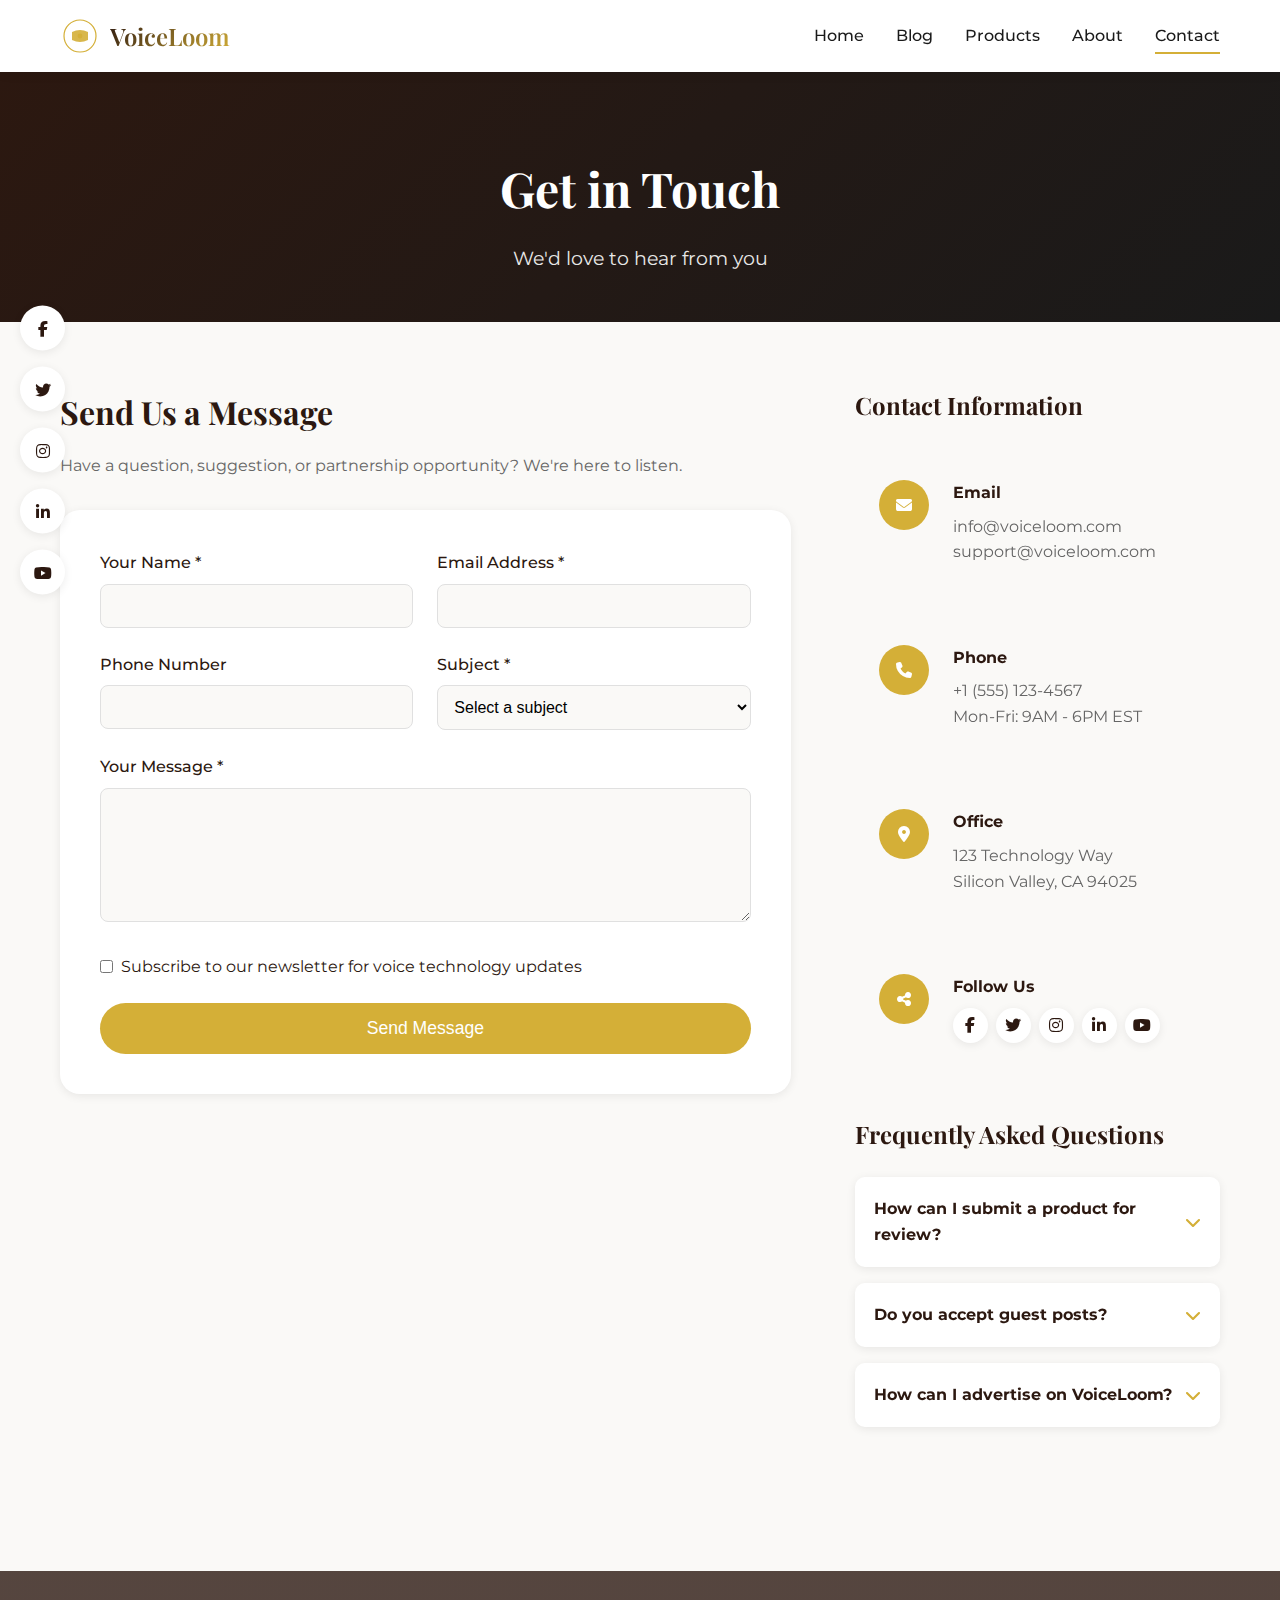
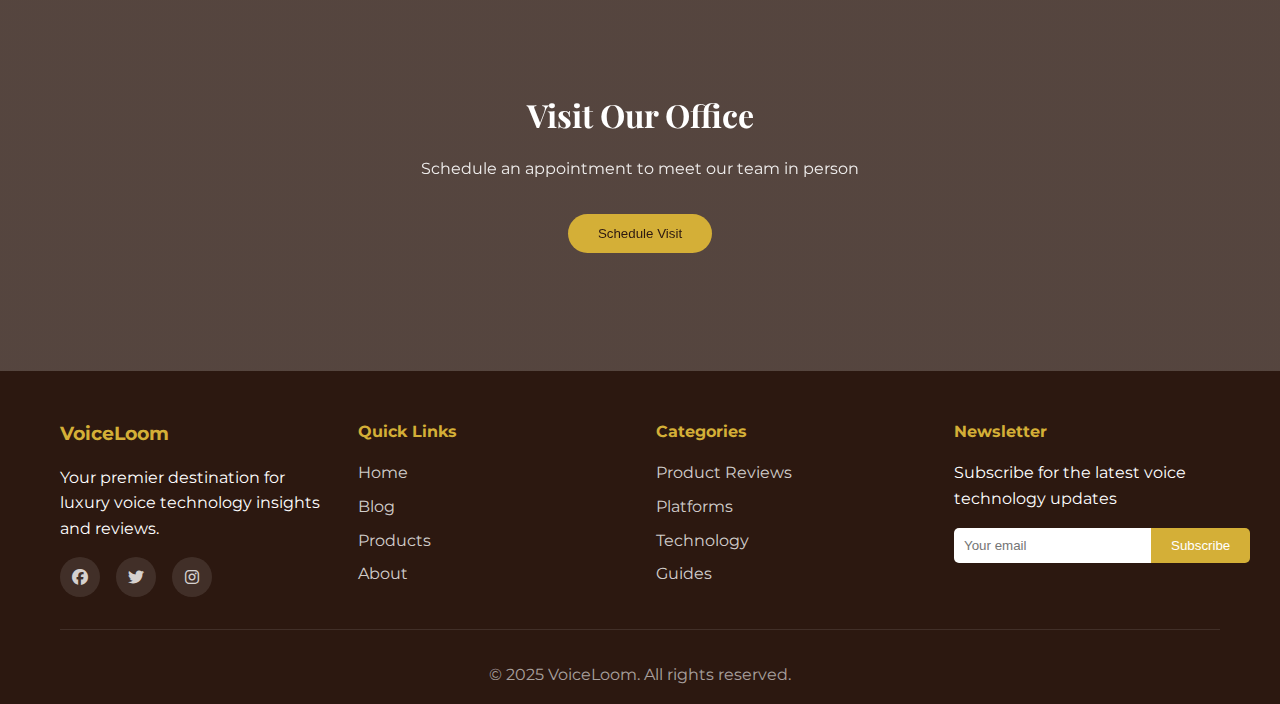
<file: contact.html>
<!DOCTYPE html>
<html lang="en">
<head>
    <meta charset="UTF-8">
    <meta name="viewport" content="width=device-width, initial-scale=1.0">
    <title>Contact - VoiceLoom</title>
    <link rel="stylesheet" href="css/styles.css">
    <link rel="stylesheet" href="css/contact.css">
    <link rel="stylesheet" href="https://cdnjs.cloudflare.com/ajax/libs/font-awesome/6.4.0/css/all.min.css">
    <link href="https://fonts.googleapis.com/css2?family=Playfair+Display:wght@400;700&family=Montserrat:wght@300;400;500;600&display=swap" rel="stylesheet">
</head>
<body>
    <!-- Header -->
    <header class="header">
        <nav class="navbar">
            <div class="container">
                <div class="nav-content">
                    <a href="index.html" class="logo">
                        <svg class="logo-icon" viewBox="0 0 50 50">
                            <circle cx="25" cy="25" r="20" fill="none" stroke="currentColor" stroke-width="1.5"/>
                            <path d="M15 20 Q25 15, 35 20 L35 30 Q25 35, 15 30 Z" fill="currentColor" opacity="0.9"/>
                            <circle cx="25" cy="25" r="3" fill="currentColor"/>
                        </svg>
                        <span class="logo-text">VoiceLoom</span>
                    </a>
                    <div class="nav-menu" id="navMenu">
                        <a href="index.html" class="nav-link">Home</a>
                        <a href="index.html#blog" class="nav-link">Blog</a>
                        <a href="products.html" class="nav-link">Products</a>
                        <a href="about.html" class="nav-link">About</a>
                        <a href="contact.html" class="nav-link active">Contact</a>
                    </div>
                    <div class="nav-toggle" id="navToggle">
                        <span></span>
                        <span></span>
                        <span></span>
                    </div>
                </div>
            </div>
        </nav>
    </header>

    <!-- Contact Hero -->
    <section class="contact-hero">
        <div class="container">
            <h1 class="contact-title">Get in Touch</h1>
            <p class="contact-subtitle">We'd love to hear from you</p>
        </div>
    </section>

    <!-- Contact Content -->
    <section class="contact-content">
        <div class="container">
            <div class="contact-wrapper">
                <!-- Contact Form -->
                <div class="contact-form-section">
                    <h2>Send Us a Message</h2>
                    <p>Have a question, suggestion, or partnership opportunity? We're here to listen.</p>

                    <form class="contact-form" id="contactForm">
                        <div class="form-row">
                            <div class="form-group">
                                <label for="name">Your Name *</label>
                                <input type="text" id="name" name="name" required>
                            </div>
                            <div class="form-group">
                                <label for="email">Email Address *</label>
                                <input type="email" id="email" name="email" required>
                            </div>
                        </div>

                        <div class="form-row">
                            <div class="form-group">
                                <label for="phone">Phone Number</label>
                                <input type="tel" id="phone" name="phone">
                            </div>
                            <div class="form-group">
                                <label for="subject">Subject *</label>
                                <select id="subject" name="subject" required>
                                    <option value="">Select a subject</option>
                                    <option value="general">General Inquiry</option>
                                    <option value="partnership">Partnership</option>
                                    <option value="advertising">Advertising</option>
                                    <option value="feedback">Feedback</option>
                                    <option value="technical">Technical Support</option>
                                </select>
                            </div>
                        </div>

                        <div class="form-group">
                            <label for="message">Your Message *</label>
                            <textarea id="message" name="message" rows="6" required></textarea>
                        </div>

                        <div class="form-group checkbox-group">
                            <input type="checkbox" id="newsletter" name="newsletter">
                            <label for="newsletter">Subscribe to our newsletter for voice technology updates</label>
                        </div>

                        <button type="submit" class="btn-submit">Send Message</button>
                    </form>
                </div>

                <!-- Contact Info -->
                <div class="contact-info-section">
                    <h3>Contact Information</h3>

                    <div class="info-item">
                        <div class="info-icon">
                            <i class="fas fa-envelope"></i>
                        </div>
                        <div class="info-content">
                            <h4>Email</h4>
                            <p>info@voiceloom.com</p>
                            <p>support@voiceloom.com</p>
                        </div>
                    </div>

                    <div class="info-item">
                        <div class="info-icon">
                            <i class="fas fa-phone"></i>
                        </div>
                        <div class="info-content">
                            <h4>Phone</h4>
                            <p>+1 (555) 123-4567</p>
                            <p>Mon-Fri: 9AM - 6PM EST</p>
                        </div>
                    </div>

                    <div class="info-item">
                        <div class="info-icon">
                            <i class="fas fa-map-marker-alt"></i>
                        </div>
                        <div class="info-content">
                            <h4>Office</h4>
                            <p>123 Technology Way</p>
                            <p>Silicon Valley, CA 94025</p>
                        </div>
                    </div>

                    <div class="info-item">
                        <div class="info-icon">
                            <i class="fas fa-share-alt"></i>
                        </div>
                        <div class="info-content">
                            <h4>Follow Us</h4>
                            <div class="social-links">
                                <a href="https://facebook.com" target="_blank" title="Facebook">
                                    <i class="fab fa-facebook-f"></i>
                                </a>
                                <a href="https://twitter.com" target="_blank" title="Twitter">
                                    <i class="fab fa-twitter"></i>
                                </a>
                                <a href="https://instagram.com" target="_blank" title="Instagram">
                                    <i class="fab fa-instagram"></i>
                                </a>
                                <a href="https://linkedin.com" target="_blank" title="LinkedIn">
                                    <i class="fab fa-linkedin-in"></i>
                                </a>
                                <a href="https://youtube.com" target="_blank" title="YouTube">
                                    <i class="fab fa-youtube"></i>
                                </a>
                            </div>
                        </div>
                    </div>

                    <!-- FAQ Section -->
                    <div class="faq-section">
                        <h3>Frequently Asked Questions</h3>

                        <div class="faq-item">
                            <div class="faq-question">
                                <h4>How can I submit a product for review?</h4>
                                <i class="fas fa-chevron-down"></i>
                            </div>
                            <div class="faq-answer">
                                <p>Please send product review inquiries to reviews@voiceloom.com with product details and specifications.</p>
                            </div>
                        </div>

                        <div class="faq-item">
                            <div class="faq-question">
                                <h4>Do you accept guest posts?</h4>
                                <i class="fas fa-chevron-down"></i>
                            </div>
                            <div class="faq-answer">
                                <p>Yes, we welcome high-quality guest posts on voice technology topics. Send your proposals to editor@voiceloom.com.</p>
                            </div>
                        </div>

                        <div class="faq-item">
                            <div class="faq-question">
                                <h4>How can I advertise on VoiceLoom?</h4>
                                <i class="fas fa-chevron-down"></i>
                            </div>
                            <div class="faq-answer">
                                <p>For advertising opportunities, please contact our partnerships team at advertise@voiceloom.com.</p>
                            </div>
                        </div>
                    </div>
                </div>
            </div>
        </div>
    </section>

    <!-- Map Section -->
    <section class="map-section">
        <div class="map-container">
            <div class="map-overlay">
                <h3>Visit Our Office</h3>
                <p>Schedule an appointment to meet our team in person</p>
                <button class="btn-schedule">Schedule Visit</button>
            </div>
        </div>
    </section>

    <!-- Social Media Widget -->
    <div class="social-widget">
        <a href="https://facebook.com" target="_blank" class="social-link" title="Facebook">
            <i class="fab fa-facebook-f"></i>
        </a>
        <a href="https://twitter.com" target="_blank" class="social-link" title="Twitter">
            <i class="fab fa-twitter"></i>
        </a>
        <a href="https://instagram.com" target="_blank" class="social-link" title="Instagram">
            <i class="fab fa-instagram"></i>
        </a>
        <a href="https://linkedin.com" target="_blank" class="social-link" title="LinkedIn">
            <i class="fab fa-linkedin-in"></i>
        </a>
        <a href="https://youtube.com" target="_blank" class="social-link" title="YouTube">
            <i class="fab fa-youtube"></i>
        </a>
    </div>

    <!-- Back to Top -->
    <button class="back-to-top" id="backToTop" title="Back to Top">
        <i class="fas fa-chevron-up"></i>
    </button>

    <!-- Footer -->
    <footer class="footer">
        <div class="container">
            <div class="footer-content">
                <div class="footer-section">
                    <h3 class="footer-title">VoiceLoom</h3>
                    <p>Your premier destination for luxury voice technology insights and reviews.</p>
                    <div class="footer-social">
                        <a href="https://facebook.com" target="_blank"><i class="fab fa-facebook"></i></a>
                        <a href="https://twitter.com" target="_blank"><i class="fab fa-twitter"></i></a>
                        <a href="https://instagram.com" target="_blank"><i class="fab fa-instagram"></i></a>
                    </div>
                </div>
                <div class="footer-section">
                    <h4>Quick Links</h4>
                    <ul>
                        <li><a href="index.html">Home</a></li>
                        <li><a href="index.html#blog">Blog</a></li>
                        <li><a href="products.html">Products</a></li>
                        <li><a href="about.html">About</a></li>
                    </ul>
                </div>
                <div class="footer-section">
                    <h4>Categories</h4>
                    <ul>
                        <li><a href="index.html#blog">Product Reviews</a></li>
                        <li><a href="index.html#blog">Platforms</a></li>
                        <li><a href="index.html#blog">Technology</a></li>
                        <li><a href="index.html#blog">Guides</a></li>
                    </ul>
                </div>
                <div class="footer-section">
                    <h4>Newsletter</h4>
                    <p>Subscribe for the latest voice technology updates</p>
                    <form class="newsletter-form">
                        <input type="email" placeholder="Your email">
                        <button type="submit">Subscribe</button>
                    </form>
                </div>
            </div>
            <div class="footer-bottom">
                <p>&copy; 2025 VoiceLoom. All rights reserved.</p>
            </div>
        </div>
    </footer>

    <script src="js/contact.js"></script>
</body>
</html>
</file>
<file: css/styles.css>
/* Global Styles */
* {
    margin: 0;
    padding: 0;
    box-sizing: border-box;
}

:root {
    --primary-color: #2c1810;
    --accent-color: #d4af37;
    --text-dark: #1a1a1a;
    --text-light: #666;
    --bg-light: #faf9f7;
    --bg-white: #ffffff;
    --border-color: #e0e0e0;
    --shadow-sm: 0 2px 10px rgba(0, 0, 0, 0.08);
    --shadow-md: 0 5px 20px rgba(0, 0, 0, 0.12);
    --shadow-lg: 0 10px 40px rgba(0, 0, 0, 0.15);
    --transition: all 0.3s cubic-bezier(0.4, 0, 0.2, 1);
}

body {
    font-family: 'Montserrat', sans-serif;
    line-height: 1.6;
    color: var(--text-dark);
    background-color: var(--bg-light);
    overflow-x: hidden;
}

.container {
    max-width: 1200px;
    margin: 0 auto;
    padding: 0 20px;
}

/* Header Styles */
.header {
    background: var(--bg-white);
    box-shadow: var(--shadow-sm);
    position: fixed;
    top: 0;
    width: 100%;
    z-index: 1000;
    transition: var(--transition);
}

.navbar {
    padding: 1rem 0;
}

.nav-content {
    display: flex;
    justify-content: space-between;
    align-items: center;
}

.logo {
    display: flex;
    align-items: center;
    text-decoration: none;
    color: var(--primary-color);
    font-size: 1.5rem;
    font-weight: 600;
    font-family: 'Playfair Display', serif;
    transition: var(--transition);
}

.logo:hover {
    color: var(--accent-color);
}

.logo-icon {
    width: 40px;
    height: 40px;
    margin-right: 10px;
    color: var(--accent-color);
    animation: float 3s ease-in-out infinite;
}

@keyframes float {
    0%, 100% { transform: translateY(0); }
    50% { transform: translateY(-5px); }
}

.logo-text {
    background: linear-gradient(135deg, var(--primary-color), var(--accent-color));
    -webkit-background-clip: text;
    -webkit-text-fill-color: transparent;
    background-clip: text;
}

.nav-menu {
    display: flex;
    gap: 2rem;
}

.nav-link {
    color: var(--text-dark);
    text-decoration: none;
    font-weight: 500;
    position: relative;
    transition: var(--transition);
    padding: 5px 0;
}

.nav-link::after {
    content: '';
    position: absolute;
    bottom: 0;
    left: 0;
    width: 0;
    height: 2px;
    background: var(--accent-color);
    transition: var(--transition);
}

.nav-link:hover::after,
.nav-link.active::after {
    width: 100%;
}

.nav-toggle {
    display: none;
    flex-direction: column;
    cursor: pointer;
}

.nav-toggle span {
    width: 25px;
    height: 3px;
    background: var(--primary-color);
    margin: 3px 0;
    transition: var(--transition);
}

/* Hero Banner */
.hero-banner {
    margin-top: 70px;
    position: relative;
    height: 70vh;
    overflow: hidden;
    background: linear-gradient(135deg, var(--primary-color), var(--text-dark));
}

.banner-slider {
    height: 100%;
    position: relative;
}

.banner-slide {
    position: absolute;
    width: 100%;
    height: 100%;
    display: flex;
    align-items: center;
    opacity: 0;
    transition: opacity 1s ease;
}

.banner-slide.active {
    opacity: 1;
}

.banner-content {
    flex: 1;
    padding: 0 5%;
    color: white;
    z-index: 2;
}

.banner-title {
    font-family: 'Playfair Display', serif;
    font-size: 3.5rem;
    margin-bottom: 1rem;
    animation: slideInLeft 1s ease;
}

.banner-subtitle {
    font-size: 1.2rem;
    margin-bottom: 2rem;
    opacity: 0.9;
    animation: slideInLeft 1s ease 0.2s both;
}

.btn-primary {
    display: inline-block;
    padding: 12px 30px;
    background: var(--accent-color);
    color: var(--primary-color);
    text-decoration: none;
    border-radius: 30px;
    font-weight: 500;
    transition: var(--transition);
    animation: slideInLeft 1s ease 0.4s both;
}

.btn-primary:hover {
    background: #b8941f;
    transform: translateY(-2px);
    box-shadow: var(--shadow-md);
}

.banner-image {
    flex: 1;
    height: 100%;
    position: relative;
    overflow: hidden;
}

.banner-image img {
    width: 100%;
    height: 100%;
    object-fit: cover;
    filter: brightness(0.7);
}

.banner-controls {
    position: absolute;
    top: 50%;
    transform: translateY(-50%);
    width: 100%;
    display: flex;
    justify-content: space-between;
    padding: 0 2rem;
    z-index: 3;
}

.banner-prev, .banner-next {
    background: rgba(255, 255, 255, 0.2);
    border: none;
    color: white;
    font-size: 2rem;
    width: 50px;
    height: 50px;
    border-radius: 50%;
    cursor: pointer;
    transition: var(--transition);
    backdrop-filter: blur(5px);
}

.banner-prev:hover, .banner-next:hover {
    background: rgba(255, 255, 255, 0.3);
    transform: scale(1.1);
}

.banner-dots {
    position: absolute;
    bottom: 2rem;
    left: 50%;
    transform: translateX(-50%);
    display: flex;
    gap: 1rem;
    z-index: 3;
}

.dot {
    width: 12px;
    height: 12px;
    border-radius: 50%;
    background: rgba(255, 255, 255, 0.5);
    cursor: pointer;
    transition: var(--transition);
}

.dot.active {
    background: var(--accent-color);
    transform: scale(1.2);
}

/* Blog Section */
.blog-section {
    padding: 5rem 0;
}

.section-header {
    text-align: center;
    margin-bottom: 3rem;
}

.section-title {
    font-family: 'Playfair Display', serif;
    font-size: 2.5rem;
    color: var(--primary-color);
    margin-bottom: 1rem;
}

.section-subtitle {
    color: var(--text-light);
    font-size: 1.1rem;
}

/* Blog Controls */
.blog-controls {
    display: flex;
    justify-content: space-between;
    align-items: center;
    margin-bottom: 3rem;
    flex-wrap: wrap;
    gap: 1rem;
}

.search-box {
    position: relative;
    width: 300px;
}

.search-box input {
    width: 100%;
    padding: 12px 40px 12px 15px;
    border: 1px solid var(--border-color);
    border-radius: 25px;
    font-size: 1rem;
    transition: var(--transition);
}

.search-box input:focus {
    outline: none;
    border-color: var(--accent-color);
    box-shadow: 0 0 0 3px rgba(212, 175, 55, 0.1);
}

.search-box i {
    position: absolute;
    right: 15px;
    top: 50%;
    transform: translateY(-50%);
    color: var(--text-light);
}

.category-filter {
    display: flex;
    gap: 1rem;
    flex-wrap: wrap;
}

.filter-btn {
    padding: 8px 20px;
    background: transparent;
    border: 1px solid var(--border-color);
    border-radius: 20px;
    cursor: pointer;
    transition: var(--transition);
    font-weight: 500;
}

.filter-btn:hover {
    border-color: var(--accent-color);
    color: var(--accent-color);
}

.filter-btn.active {
    background: var(--accent-color);
    color: white;
    border-color: var(--accent-color);
}

/* Blog Grid */
.blog-grid {
    display: grid;
    grid-template-columns: repeat(auto-fill, minmax(350px, 1fr));
    gap: 2rem;
    margin-bottom: 3rem;
}

.blog-card {
    background: var(--bg-white);
    border-radius: 15px;
    overflow: hidden;
    box-shadow: var(--shadow-sm);
    transition: var(--transition);
    cursor: pointer;
    animation: fadeInUp 0.6s ease;
}

.blog-card:hover {
    transform: translateY(-5px);
    box-shadow: var(--shadow-lg);
}

.blog-card-image {
    height: 250px;
    overflow: hidden;
    position: relative;
}

.blog-card-image img {
    width: 100%;
    height: 100%;
    object-fit: cover;
    transition: var(--transition);
}

.blog-card:hover .blog-card-image img {
    transform: scale(1.1);
}

.blog-category {
    position: absolute;
    top: 15px;
    left: 15px;
    background: var(--accent-color);
    color: white;
    padding: 5px 15px;
    border-radius: 20px;
    font-size: 0.85rem;
    font-weight: 500;
}

.blog-card-content {
    padding: 1.5rem;
}

.blog-date {
    color: var(--text-light);
    font-size: 0.9rem;
    margin-bottom: 0.5rem;
    display: flex;
    align-items: center;
    gap: 0.5rem;
}

.blog-title {
    font-family: 'Playfair Display', serif;
    font-size: 1.4rem;
    margin-bottom: 1rem;
    color: var(--primary-color);
    line-height: 1.4;
}

.blog-excerpt {
    color: var(--text-light);
    line-height: 1.6;
    margin-bottom: 1rem;
}

.blog-meta {
    display: flex;
    justify-content: space-between;
    align-items: center;
    padding-top: 1rem;
    border-top: 1px solid var(--border-color);
}

.blog-author {
    display: flex;
    align-items: center;
    gap: 0.5rem;
    color: var(--text-light);
    font-size: 0.9rem;
}

.read-more {
    color: var(--accent-color);
    text-decoration: none;
    font-weight: 500;
    display: flex;
    align-items: center;
    gap: 0.5rem;
    transition: var(--transition);
}

.read-more:hover {
    gap: 1rem;
}

/* Pagination */
.pagination {
    display: flex;
    justify-content: center;
    align-items: center;
    gap: 1rem;
}

.page-btn {
    padding: 10px 20px;
    background: var(--bg-white);
    border: 1px solid var(--border-color);
    border-radius: 5px;
    cursor: pointer;
    transition: var(--transition);
    font-weight: 500;
}

.page-btn:hover:not(:disabled) {
    background: var(--accent-color);
    color: white;
    border-color: var(--accent-color);
}

.page-btn:disabled {
    opacity: 0.5;
    cursor: not-allowed;
}

.page-numbers {
    display: flex;
    gap: 0.5rem;
}

.page-number {
    width: 40px;
    height: 40px;
    display: flex;
    align-items: center;
    justify-content: center;
    background: var(--bg-white);
    border: 1px solid var(--border-color);
    border-radius: 5px;
    cursor: pointer;
    transition: var(--transition);
}

.page-number:hover {
    background: var(--accent-color);
    color: white;
    border-color: var(--accent-color);
}

.page-number.active {
    background: var(--accent-color);
    color: white;
    border-color: var(--accent-color);
}

/* Social Widget */
.social-widget {
    position: fixed;
    left: 20px;
    top: 50%;
    transform: translateY(-50%);
    display: flex;
    flex-direction: column;
    gap: 1rem;
    z-index: 100;
}

.social-link {
    width: 45px;
    height: 45px;
    display: flex;
    align-items: center;
    justify-content: center;
    background: var(--bg-white);
    color: var(--primary-color);
    border-radius: 50%;
    box-shadow: var(--shadow-sm);
    text-decoration: none;
    transition: var(--transition);
}

.social-link:hover {
    background: var(--accent-color);
    color: white;
    transform: translateX(5px);
}

/* Back to Top */
.back-to-top {
    position: fixed;
    bottom: 30px;
    right: 30px;
    width: 50px;
    height: 50px;
    background: var(--accent-color);
    color: white;
    border: none;
    border-radius: 50%;
    cursor: pointer;
    display: none;
    align-items: center;
    justify-content: center;
    font-size: 1.2rem;
    box-shadow: var(--shadow-md);
    transition: var(--transition);
    z-index: 100;
}

.back-to-top:hover {
    background: var(--primary-color);
    transform: translateY(-5px);
}

.back-to-top.show {
    display: flex;
}

/* Footer */
.footer {
    background: var(--primary-color);
    color: white;
    padding: 3rem 0 1rem;
    margin-top: 5rem;
}

.footer-content {
    display: grid;
    grid-template-columns: repeat(auto-fit, minmax(250px, 1fr));
    gap: 2rem;
    margin-bottom: 2rem;
}

.footer-section h3,
.footer-section h4 {
    margin-bottom: 1rem;
    color: var(--accent-color);
}

.footer-section ul {
    list-style: none;
}

.footer-section ul li {
    margin-bottom: 0.5rem;
}

.footer-section a {
    color: rgba(255, 255, 255, 0.8);
    text-decoration: none;
    transition: var(--transition);
}

.footer-section a:hover {
    color: var(--accent-color);
}

.footer-social {
    display: flex;
    gap: 1rem;
    margin-top: 1rem;
}

.footer-social a {
    width: 40px;
    height: 40px;
    display: flex;
    align-items: center;
    justify-content: center;
    background: rgba(255, 255, 255, 0.1);
    border-radius: 50%;
    transition: var(--transition);
}

.footer-social a:hover {
    background: var(--accent-color);
}

.newsletter-form {
    display: flex;
    margin-top: 1rem;
}

.newsletter-form input {
    flex: 1;
    padding: 10px;
    border: none;
    border-radius: 5px 0 0 5px;
}

.newsletter-form button {
    padding: 10px 20px;
    background: var(--accent-color);
    color: white;
    border: none;
    border-radius: 0 5px 5px 0;
    cursor: pointer;
    transition: var(--transition);
}

.newsletter-form button:hover {
    background: #b8941f;
}

.footer-bottom {
    text-align: center;
    padding-top: 2rem;
    border-top: 1px solid rgba(255, 255, 255, 0.1);
    color: rgba(255, 255, 255, 0.6);
}

/* Animations */
@keyframes fadeInUp {
    from {
        opacity: 0;
        transform: translateY(30px);
    }
    to {
        opacity: 1;
        transform: translateY(0);
    }
}

@keyframes slideInLeft {
    from {
        opacity: 0;
        transform: translateX(-50px);
    }
    to {
        opacity: 1;
        transform: translateX(0);
    }
}

/* Responsive Design */
@media (max-width: 768px) {
    .nav-menu {
        position: fixed;
        left: -100%;
        top: 70px;
        flex-direction: column;
        background: var(--bg-white);
        width: 100%;
        text-align: center;
        transition: var(--transition);
        box-shadow: var(--shadow-md);
        padding: 2rem 0;
    }

    .nav-menu.active {
        left: 0;
    }

    .nav-toggle {
        display: flex;
    }

    .banner-title {
        font-size: 2rem;
    }

    .banner-subtitle {
        font-size: 1rem;
    }

    .hero-banner {
        height: 50vh;
    }

    .banner-slide {
        flex-direction: column;
    }

    .blog-controls {
        flex-direction: column;
        align-items: stretch;
    }

    .search-box {
        width: 100%;
    }

    .category-filter {
        justify-content: center;
    }

    .blog-grid {
        grid-template-columns: 1fr;
    }

    .social-widget {
        display: none;
    }

    .footer-content {
        grid-template-columns: 1fr;
    }
}

@media (max-width: 480px) {
    .banner-title {
        font-size: 1.5rem;
    }

    .section-title {
        font-size: 1.8rem;
    }

    .blog-card-image {
        height: 200px;
    }
}
</file>
<file: css/contact.css>
/* Contact Page Styles */
.contact-hero {
    background: linear-gradient(135deg, var(--primary-color), var(--text-dark));
    color: white;
    padding: 5rem 0 3rem;
    margin-top: 70px;
    text-align: center;
}

.contact-title {
    font-family: 'Playfair Display', serif;
    font-size: 3rem;
    margin-bottom: 1rem;
    animation: fadeInUp 0.8s ease;
}

.contact-subtitle {
    font-size: 1.2rem;
    opacity: 0.9;
    animation: fadeInUp 0.8s ease 0.2s both;
}

/* Contact Content */
.contact-content {
    padding: 4rem 0;
}

.contact-wrapper {
    display: grid;
    grid-template-columns: 2fr 1fr;
    gap: 4rem;
}

/* Contact Form */
.contact-form-section h2 {
    font-family: 'Playfair Display', serif;
    font-size: 2rem;
    color: var(--primary-color);
    margin-bottom: 1rem;
}

.contact-form-section p {
    color: var(--text-light);
    margin-bottom: 2rem;
}

.contact-form {
    background: var(--bg-white);
    padding: 2.5rem;
    border-radius: 20px;
    box-shadow: var(--shadow-sm);
}

.form-row {
    display: grid;
    grid-template-columns: 1fr 1fr;
    gap: 1.5rem;
}

.form-group {
    margin-bottom: 1.5rem;
}

.form-group label {
    display: block;
    margin-bottom: 0.5rem;
    color: var(--primary-color);
    font-weight: 500;
}

.form-group input,
.form-group select,
.form-group textarea {
    width: 100%;
    padding: 12px;
    border: 1px solid var(--border-color);
    border-radius: 8px;
    font-size: 1rem;
    transition: var(--transition);
    background: var(--bg-light);
}

.form-group input:focus,
.form-group select:focus,
.form-group textarea:focus {
    outline: none;
    border-color: var(--accent-color);
    box-shadow: 0 0 0 3px rgba(212, 175, 55, 0.1);
    background: white;
}

.checkbox-group {
    display: flex;
    align-items: center;
    gap: 0.5rem;
}

.checkbox-group input[type="checkbox"] {
    width: auto;
    margin: 0;
}

.checkbox-group label {
    margin: 0;
    font-weight: 400;
}

.btn-submit {
    width: 100%;
    padding: 15px 30px;
    background: var(--accent-color);
    color: white;
    border: none;
    border-radius: 30px;
    font-size: 1.1rem;
    font-weight: 500;
    cursor: pointer;
    transition: var(--transition);
}

.btn-submit:hover {
    background: var(--primary-color);
    transform: translateY(-2px);
    box-shadow: var(--shadow-md);
}

/* Contact Info */
.contact-info-section {
    position: sticky;
    top: 100px;
}

.contact-info-section h3 {
    font-family: 'Playfair Display', serif;
    font-size: 1.5rem;
    color: var(--primary-color);
    margin-bottom: 2rem;
}

.info-item {
    display: flex;
    gap: 1.5rem;
    margin-bottom: 2rem;
    padding: 1.5rem;
    background: var(--bg-light);
    border-radius: 15px;
    transition: var(--transition);
}

.info-item:hover {
    background: var(--bg-white);
    box-shadow: var(--shadow-sm);
    transform: translateX(5px);
}

.info-icon {
    width: 50px;
    height: 50px;
    display: flex;
    align-items: center;
    justify-content: center;
    background: var(--accent-color);
    border-radius: 50%;
    color: white;
    flex-shrink: 0;
}

.info-content h4 {
    color: var(--primary-color);
    margin-bottom: 0.5rem;
}

.info-content p {
    color: var(--text-light);
    line-height: 1.6;
}

.social-links {
    display: flex;
    gap: 0.5rem;
    margin-top: 0.5rem;
}

.social-links a {
    width: 35px;
    height: 35px;
    display: flex;
    align-items: center;
    justify-content: center;
    background: var(--bg-white);
    color: var(--primary-color);
    border-radius: 50%;
    text-decoration: none;
    transition: var(--transition);
    box-shadow: var(--shadow-sm);
}

.social-links a:hover {
    background: var(--accent-color);
    color: white;
    transform: translateY(-3px);
}

/* FAQ Section */
.faq-section {
    margin-top: 3rem;
}

.faq-section h3 {
    font-family: 'Playfair Display', serif;
    font-size: 1.5rem;
    color: var(--primary-color);
    margin-bottom: 1.5rem;
}

.faq-item {
    margin-bottom: 1rem;
    background: var(--bg-white);
    border-radius: 10px;
    overflow: hidden;
    box-shadow: var(--shadow-sm);
}

.faq-question {
    padding: 1.2rem;
    cursor: pointer;
    display: flex;
    justify-content: space-between;
    align-items: center;
    transition: var(--transition);
}

.faq-question:hover {
    background: var(--bg-light);
}

.faq-question h4 {
    color: var(--primary-color);
    font-size: 1rem;
}

.faq-question i {
    color: var(--accent-color);
    transition: var(--transition);
}

.faq-item.active .faq-question i {
    transform: rotate(180deg);
}

.faq-answer {
    max-height: 0;
    overflow: hidden;
    transition: max-height 0.3s ease;
}

.faq-answer p {
    padding: 0 1.2rem 1.2rem;
    color: var(--text-light);
    line-height: 1.6;
}

.faq-item.active .faq-answer {
    max-height: 200px;
}

/* Map Section */
.map-section {
    margin-top: 4rem;
    margin-bottom: -5rem;
}

.map-container {
    height: 400px;
    background: linear-gradient(rgba(44, 24, 16, 0.8), rgba(44, 24, 16, 0.8)),
                url('https://images.unsplash.com/photo-1553028826-f4804a6dba3b?w=1200') center/cover;
    display: flex;
    align-items: center;
    justify-content: center;
    position: relative;
}

.map-overlay {
    text-align: center;
    color: white;
    animation: fadeInUp 0.8s ease;
}

.map-overlay h3 {
    font-family: 'Playfair Display', serif;
    font-size: 2rem;
    margin-bottom: 1rem;
}

.map-overlay p {
    margin-bottom: 2rem;
    opacity: 0.9;
}

.btn-schedule {
    padding: 12px 30px;
    background: var(--accent-color);
    color: var(--primary-color);
    border: none;
    border-radius: 30px;
    font-weight: 500;
    cursor: pointer;
    transition: var(--transition);
}

.btn-schedule:hover {
    background: white;
    transform: translateY(-2px);
    box-shadow: var(--shadow-md);
}

/* Success Message */
.success-message {
    padding: 1rem;
    background: #4caf50;
    color: white;
    text-align: center;
    border-radius: 8px;
    margin-bottom: 1rem;
    animation: slideDown 0.3s ease;
}

@keyframes slideDown {
    from {
        transform: translateY(-100%);
        opacity: 0;
    }
    to {
        transform: translateY(0);
        opacity: 1;
    }
}

/* Responsive Design */
@media (max-width: 1024px) {
    .contact-wrapper {
        grid-template-columns: 1fr;
        gap: 3rem;
    }

    .contact-info-section {
        position: relative;
        top: 0;
    }
}

@media (max-width: 768px) {
    .contact-title {
        font-size: 2rem;
    }

    .form-row {
        grid-template-columns: 1fr;
    }

    .contact-form {
        padding: 1.5rem;
    }

    .info-item {
        flex-direction: column;
        text-align: center;
    }

    .map-container {
        height: 300px;
    }
}

@media (max-width: 480px) {
    .contact-hero {
        padding: 3rem 0 2rem;
    }

    .contact-content {
        padding: 2rem 0;
    }

    .btn-submit {
        font-size: 1rem;
    }
}
</file>
